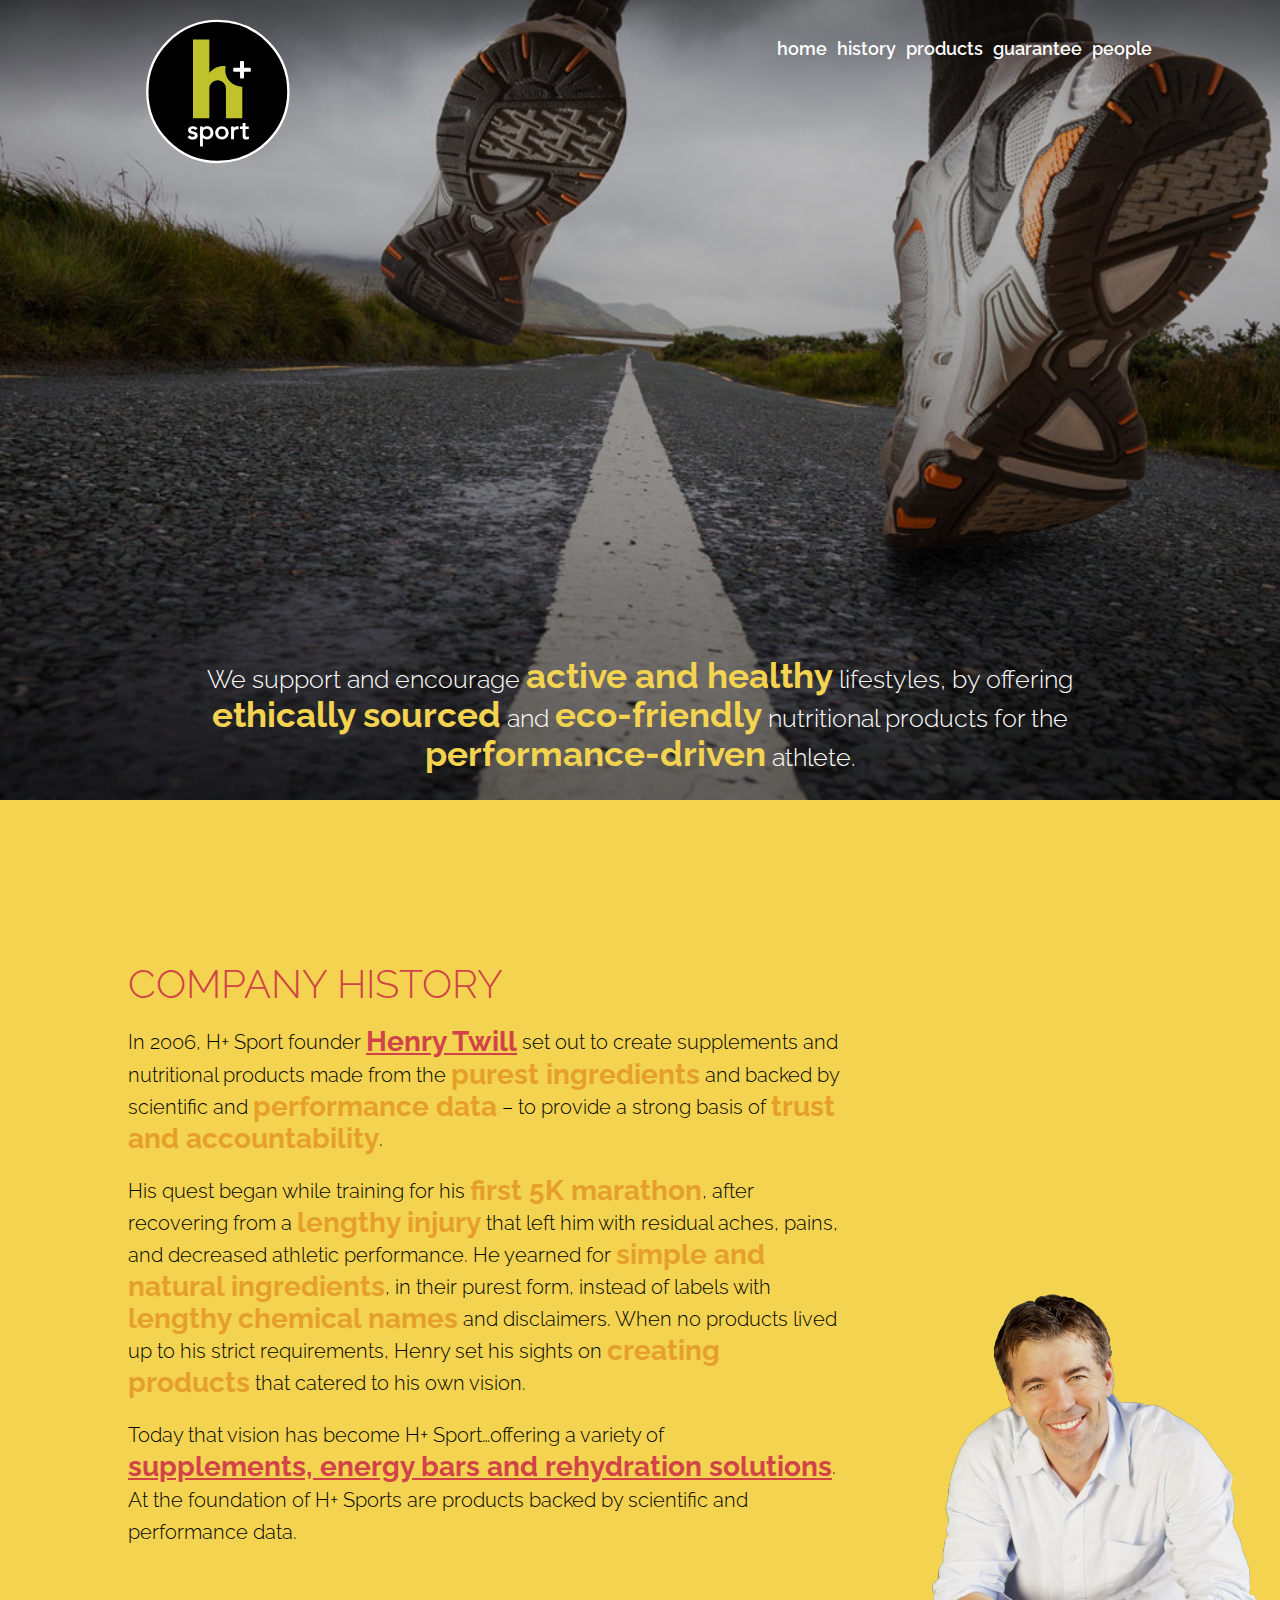
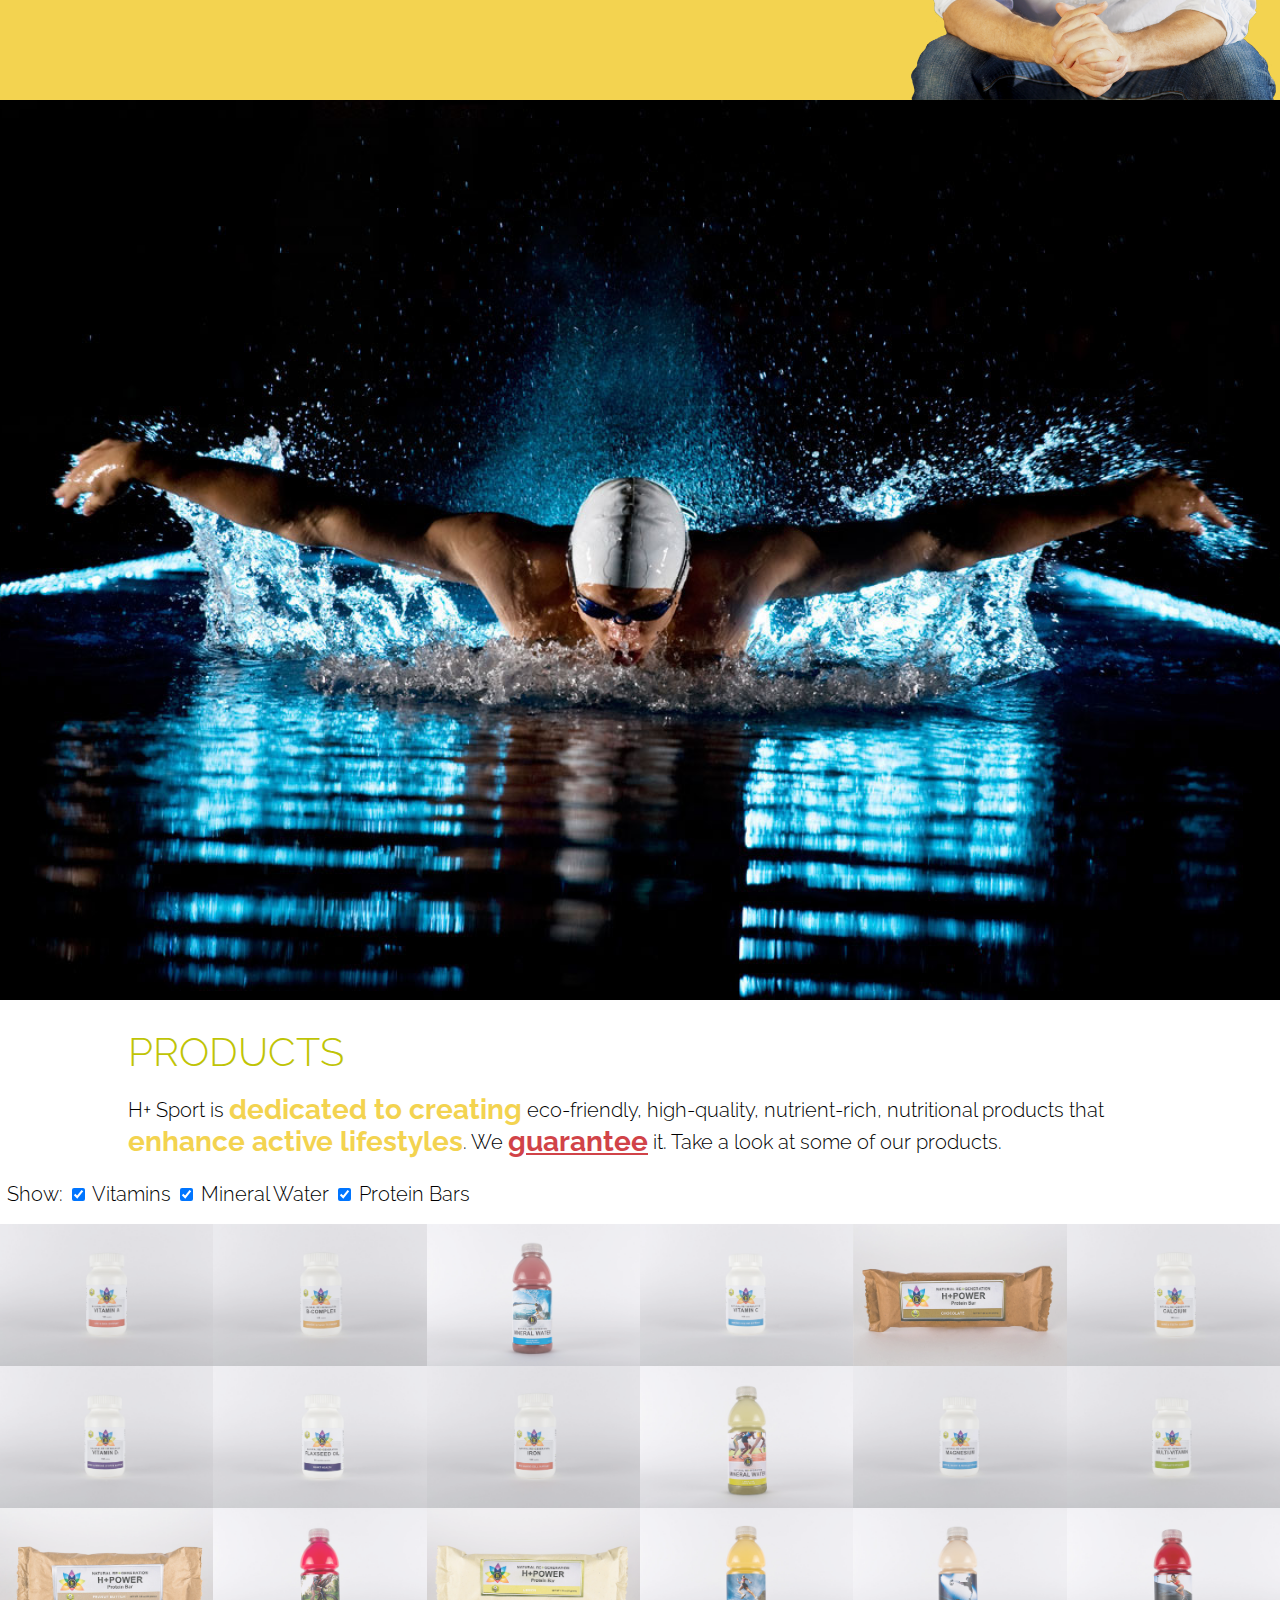
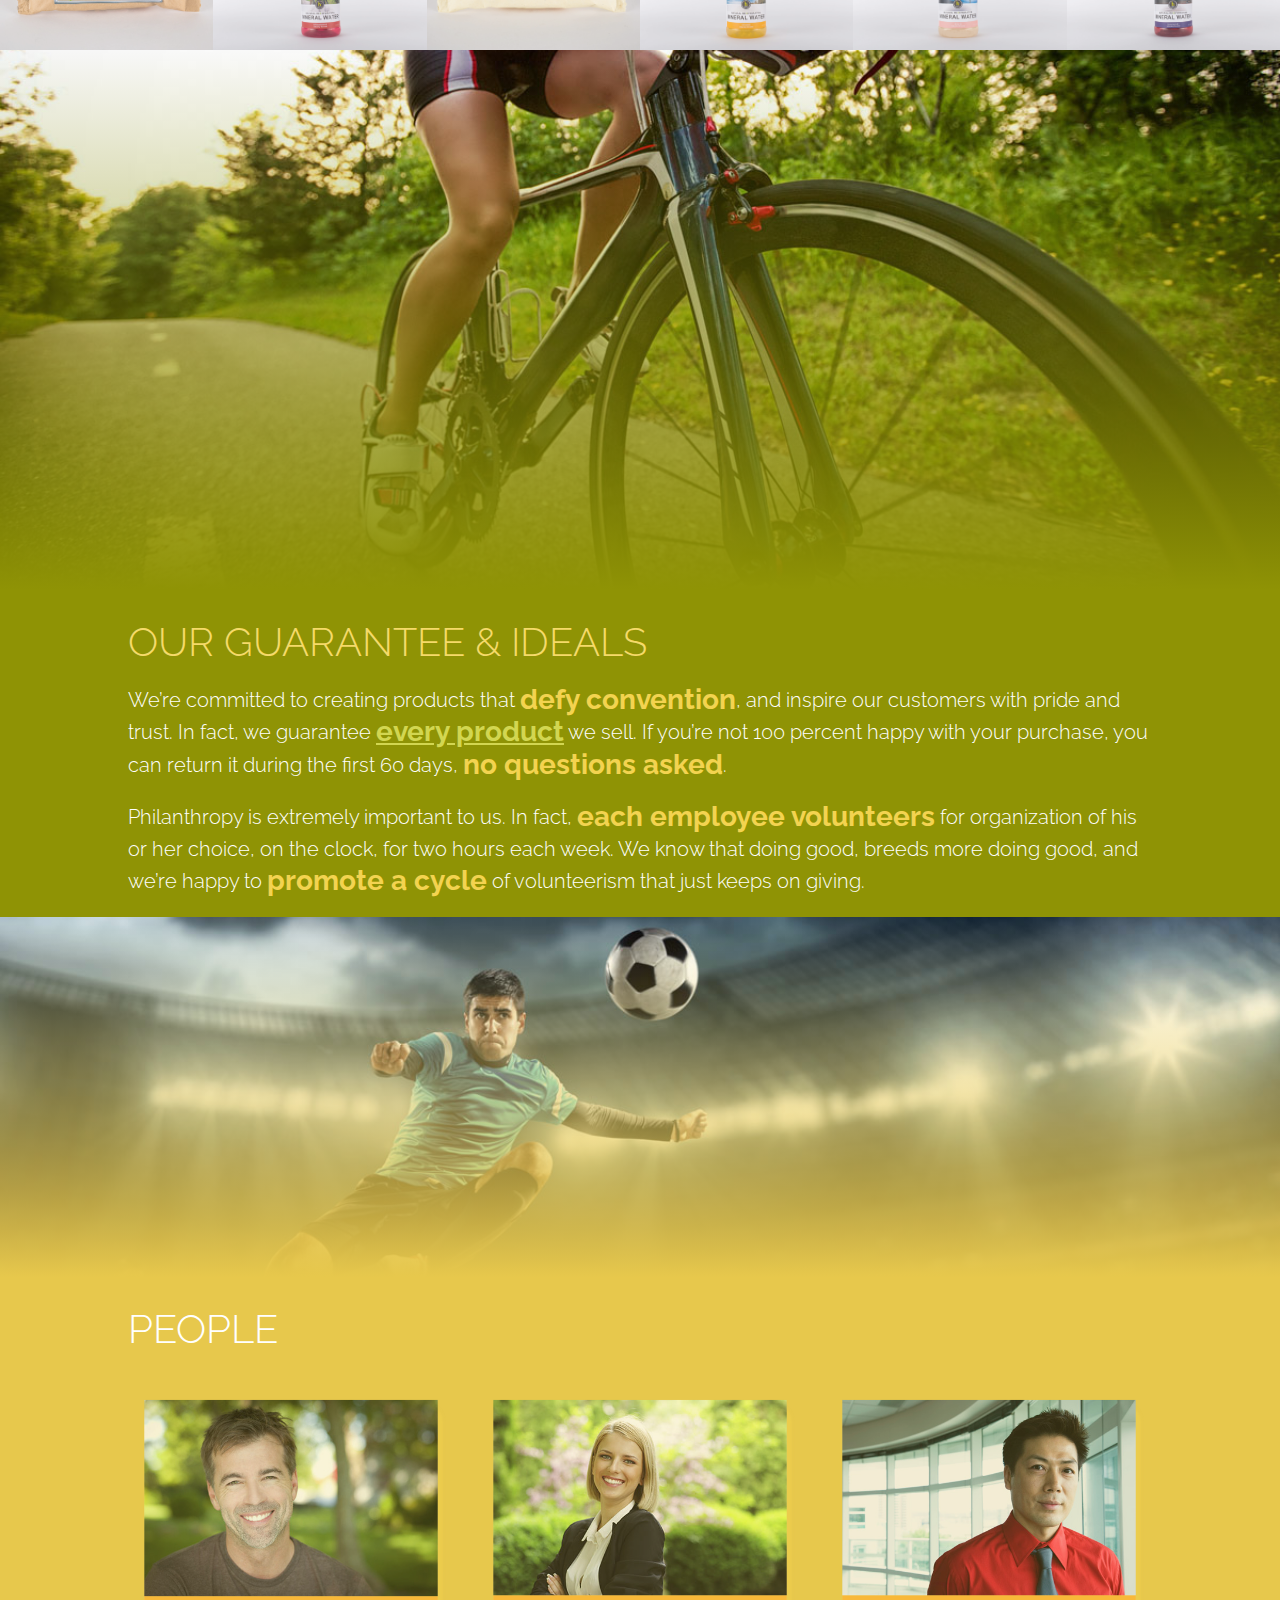
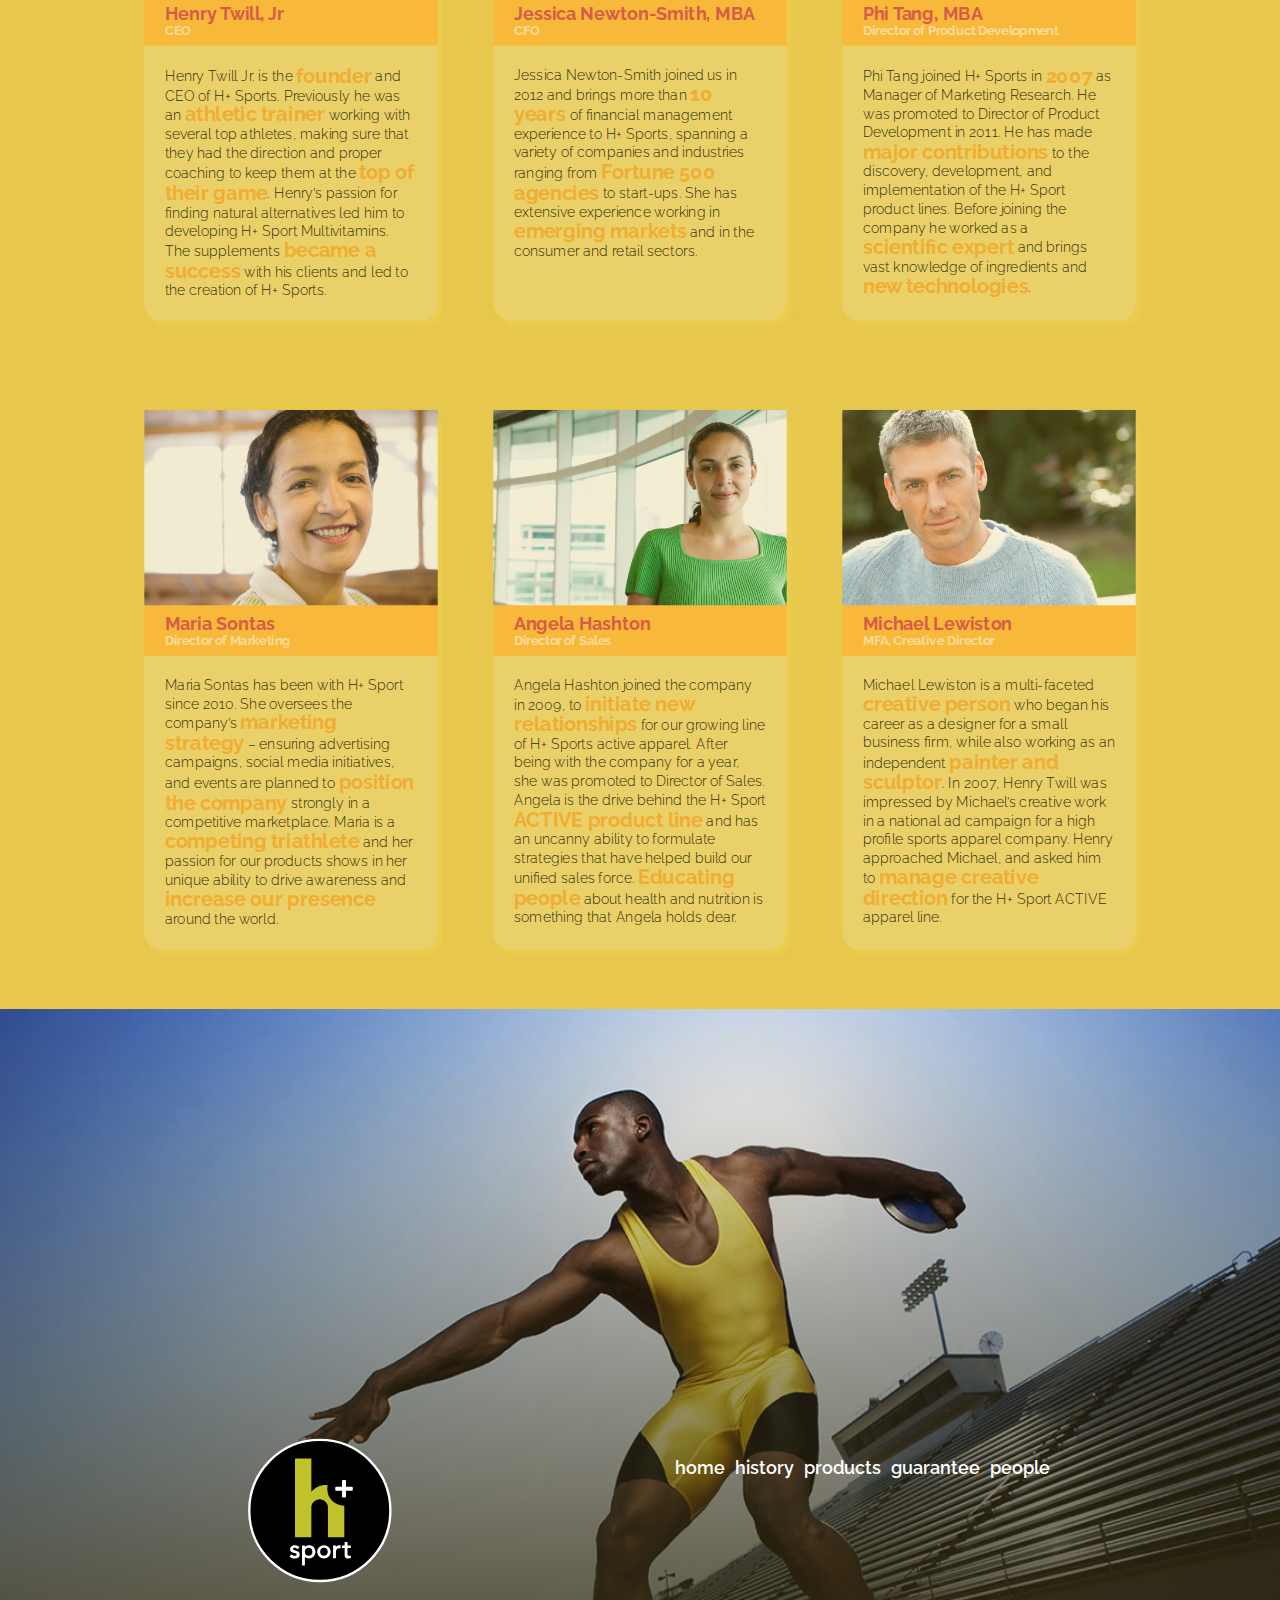
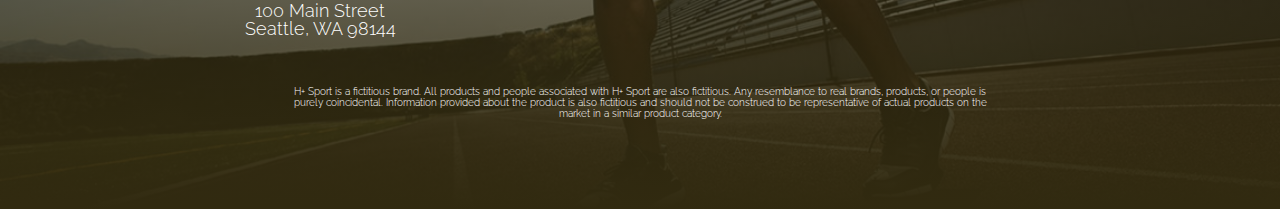
<file: index.html>
<!doctype html>
<html lang="en">

<head>
    <meta charset="UTF-8">
    <title>HPlus Sport</title>
    <link rel="stylesheet" href="css/style.css">
    <meta name="viewport" content="width=device-width, initial-scale=1.0">
    <script src="jquery-3.0.0.js"></script>
    <script>
        $(function () {
            $("#products h2.product-name[data-type='mineralwater']").css("background-color", "#2982D0");
            $("#products h2.product-name[data-type='vitamin']").css("background-color", "#12500F");
            $("#products h2.product-name[data-type='proteinbar']").css("background-color", "#4E0F50");

            document.querySelector('#cbVitamins').addEventListener('change',function (evt) {
                updateProductView("vitamins", evt.target.checked);
            });
            document.querySelector('#cbMineralWater').addEventListener('change',function (evt) {
                updateProductView("mineralwater", evt.target.checked);
            });
            document.querySelector('#cbProtein').addEventListener('change',function (evt) {
                updateProductView("proteinbar", evt.target.checked);
            });

            $(".product-item").each(function () {
                var prodName = encodeURIComponent($(this).children("h2").text());
                var prodID = encodeURIComponent($(this).data("prod_id"));

                var link = $("<a href='product.html?prodName=" + prodName + "&prodID=" + prodID + "'/>");
                $(this).children("img").wrap(link);
            })
            
        })

        function updateProductView(categoryName, bVisible) {
            // get a list of the product items for the given category.
            // Use the data attributes to narrow the list
            var dataSelectorVal = "";
            switch (categoryName) {
            case "vitamins":
                dataSelectorVal = "h2[data-type='vitamin']";
                break;
            case "mineralwater":
                dataSelectorVal = "h2[data-type='mineralwater']";
                break;
            case "proteinbar":
                dataSelectorVal = "h2[data-type='proteinbar']";
                break;
            }
            // use the has() function to select the li tags that are product items
            // that contain the h2 tag with the corresponding data attribute value
            $(".product-item").has(dataSelectorVal).css('display', bVisible ? "" : "none");
        }
    </script>
</head>

<body>

    <header id="home" class="header">
        <nav class="nav" role="navigation">
            <div class="container nav-elements">
                <div class="branding">
                    <a href="#home"><img src="images/hpluslogo.svg" alt="Logo - H Plus Sports"></a>
                </div>
                <!-- branding -->
                <ul class="navbar">
                    <li><a href="#home">home</a></li>
                    <li><a href="#history">history</a></li>
                    <li><a href="#products">products</a></li>
                    <li><a href="#guarantee">guarantee</a></li>
                    <li><a href="#people">people</a></li>
                </ul>
                <!-- navbar -->
            </div>
            <!-- container nav-elements -->
        </nav>
        <div class="container tagline">
            <h1 class="headline">Our Mission</h1>
            <p>We support and encourage <em>active and healthy</em> lifestyles, by offering <em>ethically sourced</em> and <em>eco-friendly</em> nutritional products for the <em>performance-driven</em> athlete.</p>
        </div>
        <!-- container tagline -->
    </header>
    <!-- #home -->

    <section id="history" class="section">
        <div class="container">
            <div class="text-content">
                <h2 class="headline">Company History</h2>
                <p>In 2006, H+ Sport founder <a href="#employees-henrytwill">Henry Twill</a> set out to create supplements and nutritional products made from the <em>purest ingredients</em> and backed by scientific and <em>performance data</em> – to provide a strong basis of <em>trust and accountability</em>.</p>
                <p>His quest began while training for his <em>first 5K marathon</em>, after recovering from a <em>lengthy injury</em> that left him with residual aches, pains, and decreased athletic performance. He yearned for <em>simple and natural ingredients</em>, in their purest form, instead of labels with <em>lengthy chemical names</em> and disclaimers. When no products lived up to his strict requirements, Henry set his sights on <em>creating products</em> that catered to his own vision.</p>
                <p>Today that vision has become H+ Sport…offering a variety of <a href="#products">supplements, energy bars and rehydration solutions</a>. At the foundation of H+ Sports are products backed by scientific and performance data.</p>
            </div>
        </div>
        <!-- container text -->
    </section>
    <!-- #history -->

    <section id="products" class="section">
        <header class="imageheader"></header>
        <div class="container">
            <h2 class="headline">Products</h2>
            <p>H+ Sport is <em>dedicated to creating</em> eco-friendly, high-quality, nutrient-rich, nutritional products that <em>enhance active lifestyles</em>. We <a href="#guarantee">guarantee</a> it. Take a look at some of our products.</p>
        </div>
        <!-- container -->
        <div id="productControls">
            <form>
                <div>
                    <span>Show: </span>
                    <input id="cbVitamins" type="checkbox" checked="checked" />
                    <label for="cbVitamins">Vitamins </label>
                    <input id="cbMineralWater" type="checkbox" checked="checked" />
                    <label for="cbMineralWater">Mineral Water </label>
                    <input id="cbProtein" type="checkbox" checked="checked" />
                    <label for="cbProtein">Protein Bars </label>
                </div>
            </form>
        </div>
        <ul class="product-list">
            <li class="product-item" data-prod_id="V-A1037">
                <img class="product-image" src="images/products/vitamin-a.jpg" alt="Vitamin A - Product Photo">
                <h2 class="product-name" data-type="vitamin">Vitamin A</h2>
            </li>
            <li class="product-item" data-prod_id="V-BC2178">
                <img class="product-image" src="images/products/vitamin-bcomplex.jpg" alt="B Complex - Product Photo">
                <h2 class="product-name" data-type="vitamin">Vitamin-B Complex</h2>
            </li>
            <li class="product-item" data-prod_id="MW-8812">
                <img class="product-image" src="images/products/mineralwater-blueberry.jpg" alt="Blueberry Mineral Water - Product Photo">
                <h2 class="product-name" data-type="mineralwater">Blueberry Mineral Water</h2>
            </li>
            <li class="product-item" data-prod_id="V-C6614">
                <img class="product-image" src="images/products/vitamin-c.jpg" alt="Vitamin C - Product Photo">
                <h2 class="product-name" data-type="vitamin">Vitamin C</h2>
            </li>
            <li class="product-item" data-prod_id="PB-8154">
                <img class="product-image" src="images/products/proteinbar-chocolate.jpg" alt="Protein Bar Chocolate - Product Photo">
                <h2 class="product-name" data-type="proteinbar">Chocolate Protein Bar</h2>
            </li>
            <li class="product-item" data-prod_id="V-CA4543">
                <img class="product-image" src="images/products/vitamin-calcium.jpg" alt="Vitamin Calcium - Product Photo">
                <h2 class="product-name" data-type="vitamin">Calcium Vitamin</h2>
            </li>
            <li class="product-item" data-prod_id="V-D1825">
                <img class="product-image" src="images/products/vitamin-d.jpg" alt="Vitamin D - Product Photo">
                <h2 class="product-name" data-type="vitamin">Vitamin D</h2>
            </li>
            <li class="product-item" data-prod_id="V-F2225">
                <img class="product-image" src="images/products/vitamin-flaxseed-oil.jpg" alt="Flaxseed Oil - Product Photo">
                <h2 class="product-name" data-type="vitamin">Flaxseed Oil Vitamin</h2>
            </li>
            <li class="product-item" data-prod_id="V-I7456">
                <img class="product-image" src="images/products/vitamin-iron.jpg" alt="Vitamin Iron - Product Photo">
                <h2 class="product-name" data-type="vitamin">Iron Vitamin</h2>
            </li>
            <li class="product-item" data-prod_id="MW-9143">
                <img class="product-image" src="images/products/mineralwater-lemonlime.jpg" alt="Mineral Water Lemon Lime - Product Photo">
                <h2 class="product-name" data-type="mineralwater">Lemon Lime Mineral Water</h2>
            </li>
            <li class="product-item" data-prod_id="V-M0019">
                <img class="product-image" src="images/products/vitamin-magnesium.jpg" alt="Vitamin Magnesium - Product Photo">
                <h2 class="product-name" data-type="vitamin">Magnesium Vitamin</h2>
            </li>
            <li class="product-item" data-prod_id="V-MV7763">
                <img class="product-image" src="images/products/vitamin-multi.jpg" alt="Vitamin Multivitamin - Product Photo">
                <h2 class="product-name" data-type="vitamin">Multi-vitamin</h2>
            </li>
            <li class="product-item" data-prod_id="PB-1234">
                <img class="product-image" src="images/products/proteinbar-peanutbutter.jpg" alt="Vitamin Protein Bar Peanut Butter - Product Photo">
                <h2 class="product-name" data-type="proteinbar">Peanut Butter Protein Bar</h2>
            </li>
            <li class="product-item" data-prod_id="MW-S0987">
                <img class="product-image" src="images/products/mineralwater-strawberry.jpg" alt="Mineral Water Strawberry - Product Photo">
                <h2 class="product-name" data-type="mineralwater">Strawberry Mineral Water</h2>
            </li>
            <li class="product-item" data-prod_id="PB-1919">
                <img class="product-image" src="images/products/proteinbar-lemon.jpg" alt="Protein Bar Lemon - Product Photo">
                <h2 class="product-name" data-type="proteinbar">Lemon Protein Bar</h2>
            </li>
            <li class="product-item" data-prod_id="MW-O1980">
                <img class="product-image" src="images/products/mineralwater-orange.jpg" alt="Mineral Water Orange - Product Photo">
                <h2 class="product-name" data-type="mineralwater">Orange Mineral Water</h2>
            </li>
            <li class="product-item" data-prod_id="MW-P1968">
                <img class="product-image" src="images/products/mineralwater-peach.jpg" alt="Mineral Water Peach - Product Photo">
                <h2 class="product-name" data-type="mineralwater">Peach Mineral Water</h2>
            </li>
            <li class="product-item" data-prod_id="MW-R2003">
                <img class="product-image" src="images/products/mineralwater-raspberry.jpg" alt="Mineral Water Raspberry - Product Photo">
                <h2 class="product-name" data-type="mineralwater">Raspberry Mineral Water</h2>
            </li>
        </ul>
        <!-- product-list -->
    </section>
    <!-- #products -->

    <section id="guarantee" class="section">
        <header class="imageheader"></header>
        <div class="container">
            <h2 class="headline">Our Guarantee &amp; Ideals</h2>
            <p>We’re committed to creating products that <em>defy convention</em>, and inspire our customers with pride and trust. In fact, we guarantee <a href="#products">every product</a> we sell. If you’re not 100 percent happy with your purchase, you can return it during the first 60 days, <em>no questions asked</em>.</p>
            <p>Philanthropy is extremely important to us. In fact, <em>each employee volunteers</em> for organization of his or her choice, on the clock, for two hours each week. We know that doing good, breeds more doing good, and we’re happy to <em>promote a cycle</em> of volunteerism that just keeps on giving.</p>
        </div>
    </section>
    <!-- guarantee -->

    <section id="people" class="section">
        <header class="imageheader"></header>
        <div class="container">
            <h2 class="headline">People</h2>
            <div class="people-cards">
                <div class="person-card">
                    <img src="images/employees/HenryTwill.jpg" alt="HenryTwill Photo">
                    <div class="card-info">
                        <h3 class="card-name">Henry Twill, Jr</h3>
                        <h4 class="card-title">CEO</h4>
                    </div>
                    <p class="card-text">Henry Twill Jr. is the <em>founder</em> and CEO of H+ Sports. Previously he was an <em>athletic trainer</em> working with several top athletes, making sure that they had the direction and proper coaching to keep them at the <em>top of their game</em>. Henry’s passion for finding natural alternatives led him to developing H+ Sport Multivitamins. The supplements <em>became a success</em> with his clients and led to the creation of H+ Sports.</p>
                </div>
                <!-- person-card -->

                <div class="person-card">
                    <img src="images/employees/JessicaNewton.jpg" alt="JessicaNewton Photo">
                    <div class="card-info">
                        <h3 class="card-name">Jessica Newton-Smith, MBA</h3>
                        <h4 class="card-title">CFO</h4>
                    </div>
                    <p class="card-text">Jessica Newton-Smith joined us in 2012 and brings more than <em>10 years</em> of financial management experience to H+ Sports, spanning a variety of companies and industries ranging from <em> Fortune 500 agencies</em> to start-ups. She has extensive experience working in <em>emerging markets</em> and in the consumer and retail sectors.</p>
                </div>
                <!-- person-card -->

                <div class="person-card">
                    <img src="images/employees/PhiTang.jpg" alt="PhiTang Photo">
                    <div class="card-info">
                        <h3 class="card-name">Phi Tang, MBA</h3>
                        <h4 class="card-title">Director of Product Development</h4>
                    </div>
                    <p class="card-text">Phi Tang joined H+ Sports in <em>2007</em> as Manager of Marketing Research. He was promoted to Director of Product Development in 2011. He has made <em>major contributions</em> to the discovery, development, and implementation of the H+ Sport product lines. Before joining the company he worked as a <em>scientific expert</em> and brings vast knowledge of ingredients and <em>new technologies</em>.</p>
                </div>
                <!-- person-card -->

                <div class="person-card">
                    <img src="images/employees/MariaSontas.jpg" alt="MariaSontas Photo">
                    <div class="card-info">
                        <h3 class="card-name">Maria Sontas</h3>
                        <h4 class="card-title">Director of Marketing</h4>
                    </div>
                    <p class="card-text">Maria Sontas has been with H+ Sport since 2010. She oversees the company’s <em>marketing strategy</em> – ensuring advertising campaigns, social media initiatives, and events are planned to <em>position the company</em> strongly in a competitive marketplace. Maria is a <em>competing triathlete</em> and her passion for our products shows in her unique ability to drive awareness and <em>increase our presence</em> around the world.</p>
                </div>
                <!-- person-card -->

                <div class="person-card">
                    <img src="images/employees/AngelaHaston.jpg" alt="AngelaHaston Photo">
                    <div class="card-info">
                        <h3 class="card-name">Angela Hashton</h3>
                        <h4 class="card-title">Director of Sales</h4>
                    </div>
                    <p class="card-text">Angela Hashton joined the company in 2009, to <em>initiate new relationships</em> for our growing line of H+ Sports active apparel. After being with the company for a year, she was promoted to Director of Sales. Angela is the drive behind the H+ Sport <em>ACTIVE product line</em> and has an uncanny ability to formulate strategies that have helped build our unified sales force. <em>Educating people</em> about health and nutrition is something that Angela holds dear.</p>
                </div>
                <!-- person-card -->

                <div class="person-card">
                    <img src="images/employees/MichaelLewiston.jpg" alt="MichaelLewiston Photo">
                    <div class="card-info">
                        <h3 class="card-name">Michael Lewiston</h3>
                        <h4 class="card-title">MFA, Creative Director</h4>
                    </div>
                    <p class="card-text">Michael Lewiston is a multi-faceted <em>creative person</em> who began his career as a designer for a small business firm, while also working as an independent <em>painter and sculptor</em>. In 2007, Henry Twill was impressed by Michael’s creative work in a national ad campaign for a high profile sports apparel company. Henry approached Michael, and asked him to <em>manage creative direction</em> for the H+ Sport ACTIVE apparel line.</p>
                </div>
                <!-- person-card -->
            </div>
            <!-- container -->
    </section>
    <!-- people -->

    <footer class="footer">
        <header class="imageheader"></header>
        <div class="container">
            <nav class="nav" role="navigation">
                <div class="container nav-elements">
                    <div class="branding">
                        <a href="#home"><img src="images/hpluslogo.svg" alt="Logo - H Plus Sports"></a>
                        <p class="address">100 Main Street
                            <br> Seattle, WA 98144
                        </p>
                    </div>
                    <ul class="navbar">
                        <li><a href="#home">home</a></li>
                        <li><a href="#history">history</a></li>
                        <li><a href="#products">products</a></li>
                        <li><a href="#guarantee">guarantee</a></li>
                        <li><a href="#people">people</a></li>
                    </ul>
                </div>
            </nav>
            <p class="legal">H+ Sport is a fictitious brand. All products and people associated with H+ Sport are also fictitious. Any resemblance to real brands, products, or people is purely coincidental. Information provided about the product is also fictitious and should not be construed to be representative of actual products on the market in a similar product category.</p>
        </div>
        <!-- container -->
    </footer>
    <!-- footer -->

</body>

</html>
</file>
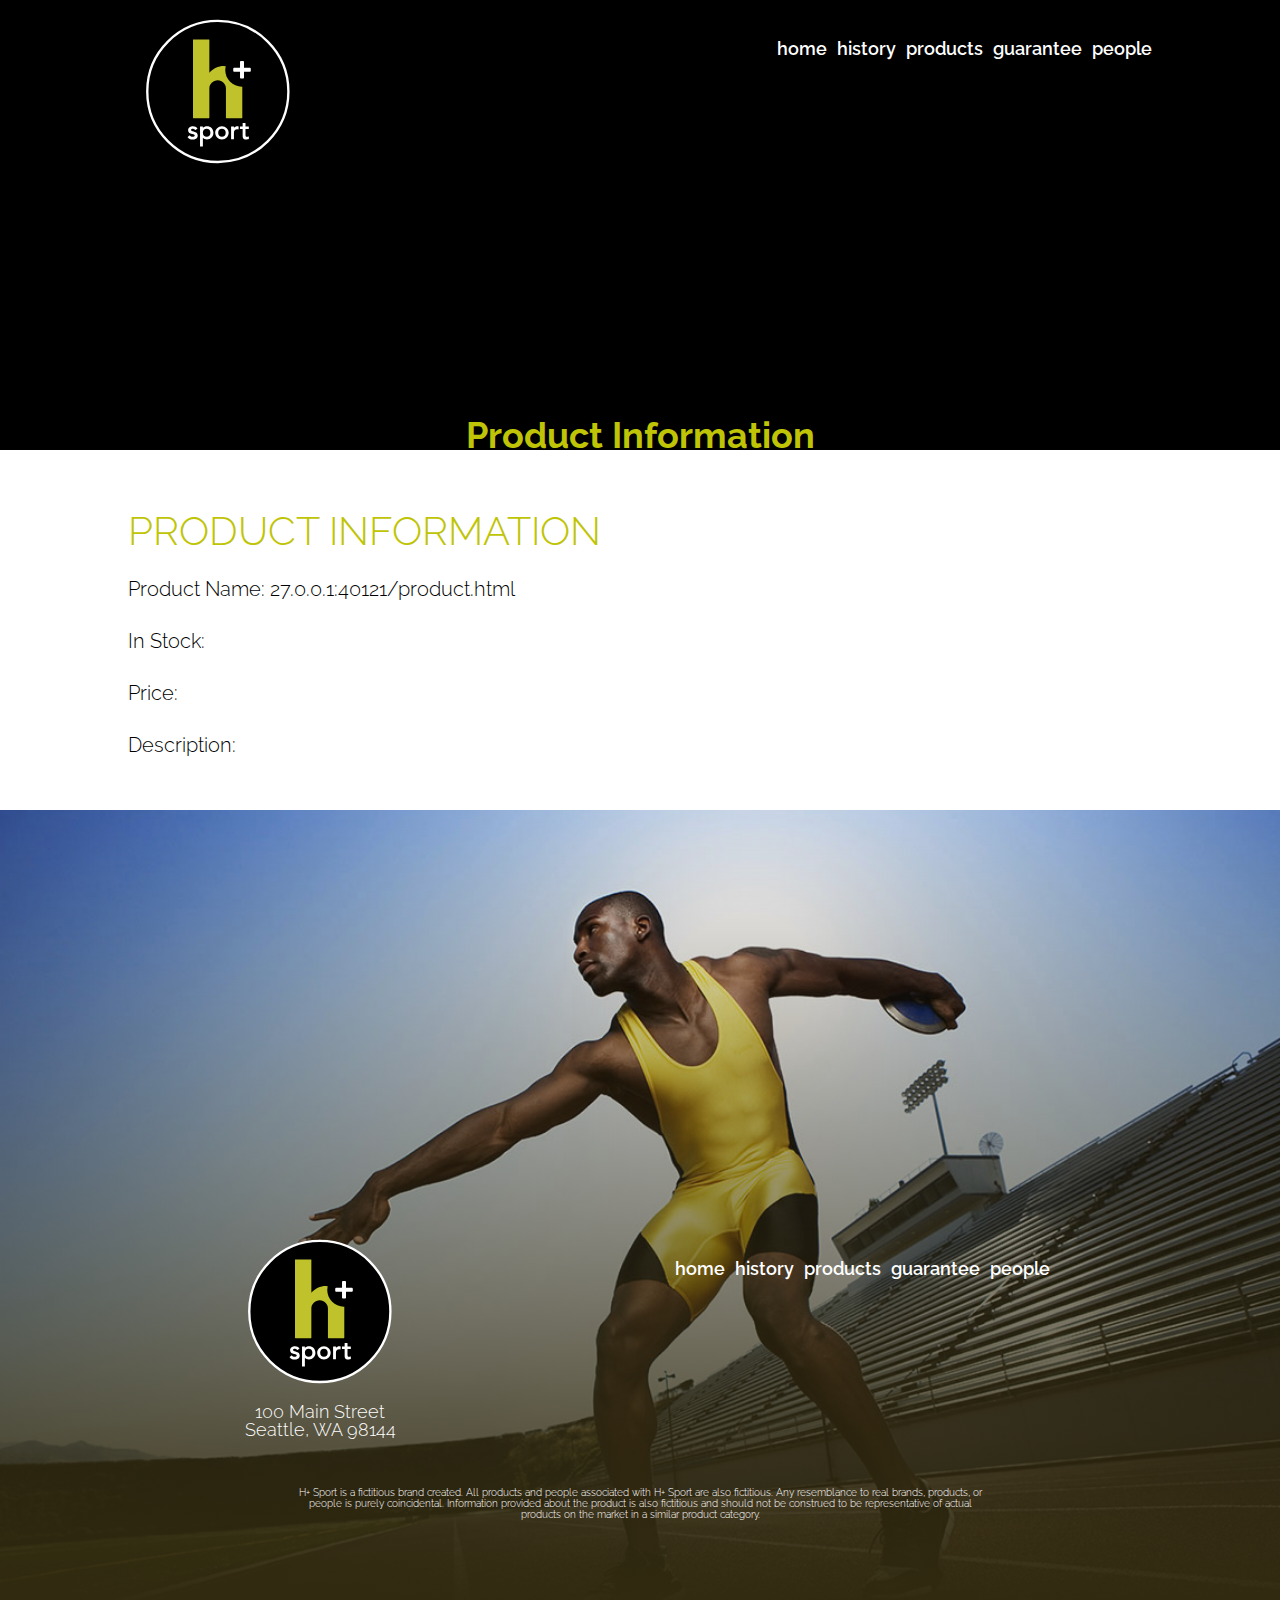
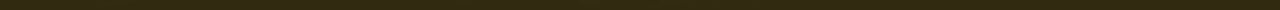
<file: product.html>
<!doctype html>
<html lang="en">
<head>
    <meta charset="UTF-8">
    <title>HPlus Sport</title>
    <link rel="stylesheet" href="css/style.css">
    <meta name="viewport" content="width=device-width, initial-scale=1.0">
    <script src="jquery-3.0.0.js"></script>
    <script>
        $(function() {
            // extract the query string parameters
            var paramLoc = window.location.href.indexOf("?");
            var paramStr = window.location.href.slice(paramLoc+1);
            var prodName = "";
            var prodID = "";
            var i = paramStr.indexOf("prodName=")+9;
            for (var j = i; j < paramStr.length; j++) {
                if (paramStr.charAt(j) == "&")
                    break;
                prodName += paramStr.charAt(j);
            }
            var i = paramStr.indexOf("prodID=")+7;
            for (var j = i; j < paramStr.length; j++) {
                if (paramStr.charAt(j) == "&")
                    break;
                prodID += paramStr.charAt(j);
            }
            prodName = decodeURIComponent(prodName);
            prodID = decodeURIComponent(prodID);
            
            // set the product name in the proper placeholder
            $("#productName").text(prodName);
            
            // retrieve the product information via AJAX
            $.getJSON("product-data.json")
                .done(function(prodData) {
                    // use the prodID to get this product information
                    prodData.products.forEach(function(elem) {
                        if (elem.prod_id == prodID) {
                            $("#productStock").text(elem.in_stock);
                            $("#productPrice").text(elem.retail_price);
                            $("#productDesc").text(elem.description);
                        }
                    });
                });
        })
    </script>
</head>
<body>
    <header id="home" class="prod_header">
        <nav class="nav" role="navigation">
            <div class="container nav-elements">
                <div class="branding">
                    <a href="#home"><img src="images/hpluslogo.svg" alt="Logo - H Plus Sports"></a>
                </div>
                <!-- branding -->
                <ul class="navbar">
                    <li><a href="#home">home</a></li>
                    <li><a href="#history">history</a></li>
                    <li><a href="#products">products</a></li>
                    <li><a href="#guarantee">guarantee</a></li>
                    <li><a href="#people">people</a></li>
                </ul>
                <!-- navbar -->
            </div>
            <!-- container nav-elements -->
        </nav>
        <div class="container tagline">
            <h1 class="headline">Product Information</h1>
        </div>
        <!-- container tagline -->
    </header>
    <!-- #home -->

    <section class="section">
        <div class="container">
            <div class="text-content">
                <h2 class="headline">Product Information</h2>
                <div>
                    <p>Product Name: <span id="productName"></span></p>
                    <p>In Stock: <span id="productStock"></span></p>
                    <p>Price: <span id="productPrice"></span></p>
                    <p>Description: <span id="productDesc"></span></p>
                </div>
            </div>
        </div>
        <!-- container text -->
    </section>
    <!-- #productData -->

    <footer class="footer">
        <header class="imageheader"></header>
        <div class="container">
            <nav class="nav" role="navigation">
                <div class="container nav-elements">
                    <div class="branding">
                        <a href="#home"><img src="images/hpluslogo.svg" alt="Logo - H Plus Sports"></a>
                        <p class="address">100 Main Street
                            <br> Seattle, WA 98144
                        </p>
                    </div>
                    <ul class="navbar">
                        <li><a href="#home">home</a></li>
                        <li><a href="#history">history</a></li>
                        <li><a href="#products">products</a></li>
                        <li><a href="#guarantee">guarantee</a></li>
                        <li><a href="#people">people</a></li>
                    </ul>
                </div>
            </nav>
            <p class="legal">H+ Sport is a fictitious brand created. All products and people associated with H+ Sport are also fictitious. Any resemblance to real brands, products, or people is purely coincidental. Information provided about the product is also fictitious and should not be construed to be representative of actual products on the market in a similar product category.</p>
        </div>
        <!-- container -->
    </footer>
    <!-- footer -->
</body>
</html>
</file>
<file: css/style.css>
@import url(https://fonts.googleapis.com/css?family=Raleway:300,600,700);
html {
    font-size: 62.5%;
    box-sizing: border-box
}

*, :after, :before {
    box-sizing: inherit
}

body {
    margin: 0;
    padding: 0;
    color: #000;
    background-color: #fff;
    font-family: Raleway, Helvetica, Arial, sans-serif;
    font-size: 1.8rem;
    line-height: 160%;
    font-weight: 300
}

.container {
    width: 80%;
    max-width: 1200px;
    margin: 0 auto
}

h1,h2,h3,h4,h5,h6 {
    margin: 0;
    padding: 0;
    font-family: Raleway, Helvetica, Arial, sans-serif;
    color: #bfc406
}

img {
    display: block;
    max-width: 100%
}

a {
    font-weight: 700;
    color: #d14348
}

a:focus, a:hover {
    text-decoration: none
}

em {
    font-weight: 700;
    font-size: 140%;
    color: #f3d350;
    font-style: normal
}

.header {
    background: -webkit-linear-gradient(top, rgba(0, 0, 0, .2), rgba(0, 0, 0, .5)), url(../images/backgrounds/running.jpg);
    background: linear-gradient(180deg, rgba(0, 0, 0, .2), rgba(0, 0, 0, .5)), url(../images/backgrounds/running.jpg);
    background-repeat: no-repeat;
    background-position: center center;
    background-size: cover;
    height: 100vh;
    max-height: 500px;
    display: -webkit-box;
    display: -webkit-flex;
    display: -ms-flexbox;
    display: flex;
    -webkit-box-orient: vertical;
    -webkit-box-direction: normal;
    -webkit-flex-direction: column;
    -ms-flex-direction: column;
    flex-direction: column;
    -webkit-box-pack: justify;
    -webkit-justify-content: space-between;
    -ms-flex-pack: justify;
    justify-content: space-between;
    text-align: center
}

.prod_header {
	background-color: black;
    height: 50vh;
    max-height: 500px;
    display: -webkit-box;
    display: -webkit-flex;
    display: -ms-flexbox;
    display: flex;
    -webkit-box-orient: vertical;
    -webkit-box-direction: normal;
    -webkit-flex-direction: column;
    -ms-flex-direction: column;
    flex-direction: column;
    -webkit-box-pack: justify;
    -webkit-justify-content: space-between;
    -ms-flex-pack: justify;
    justify-content: space-between;
    text-align: center
}

.header .tagline {
    display: none
}

@media screen and (min-width:600px) {
    .header {
        background: -webkit-linear-gradient(top, rgba(0, 0, 0, .2), rgba(0, 0, 0, .5)), url(../images/backgrounds/running.jpg);
        background: linear-gradient(180deg, rgba(0, 0, 0, .2), rgba(0, 0, 0, .5)), url(../images/backgrounds/running.jpg);
        background-repeat: no-repeat;
        background-position: center center;
        background-size: cover;
        height: 100vh;
        max-height: 800px
    }
}

@media screen and (min-width:600px) {
    .header .tagline {
        display: block;
        color: #fff;
        max-width: 40em;
        line-height: 140%;
        font-size: 2.5rem
    }
    .header .tagline h1 {
        display: none
    }
    .header .tagline em {
        font-size: 140%;
        color: #f3d350;
        font-style: normal
    }
}

.nav {
    margin-top: 1.75rem/* navelements */
}

.nav .nav-elements {
    /* navbar */
}

.nav .nav-elements .branding {
    max-width: 180px;
    margin: 0 auto
}

.nav .nav-elements .navbar {
    margin: 0;
    padding: 0;
    line-height: 120%;
    list-style-type: none;
    margin-top: 2rem;
    width: 100%
}

.nav .nav-elements .navbar a {
    font-weight: 600;
    color: #fff;
    text-decoration: none;
    padding: 0 1rem;
    -webkit-transition: 1s ease-out;
    transition: 1s ease-out
}

.nav .nav-elements .navbar a:after {
    content: '';
    display: block;
    height: 5px;
    width: 0;
    margin: 0 .5rem;
    -webkit-transition: width .3s ease-out, background-color .3s ease-out;
    transition: width .3s ease-out, background-color .3s ease-out
}

.nav .nav-elements .navbar a:hover {
    color: #f3d350
}

.nav .nav-elements .navbar a:hover:after {
    width: 100%;
    background: #f3d350
}

@media screen and (min-width:600px) {
    .nav .nav-elements {
        display: -webkit-box;
        display: -webkit-flex;
        display: -ms-flexbox;
        display: flex
    }
}

@media screen and (min-width:600px) {
    .nav .nav-elements .branding {
        width: 30%;
        margin: 0
    }
}

@media screen and (min-width:600px) {
    .nav .nav-elements .navbar {
        display: -webkit-box;
        display: -webkit-flex;
        display: -ms-flexbox;
        display: flex;
        -webkit-box-pack: end;
        -webkit-justify-content: flex-end;
        -ms-flex-pack: end;
        justify-content: flex-end;
        -webkit-align-content: flex-start;
        -ms-flex-line-pack: start;
        align-content: flex-start;
        -webkit-flex-wrap: wrap;
        -ms-flex-wrap: wrap;
        flex-wrap: wrap
    }
}


/* nav */

.footer {
    background-color: #312a10;
    color: #fff;
    padding: 0 0 5em;
    line-height: 100%;
    text-align: center;
    display: -webkit-box;
    display: -webkit-flex;
    display: -ms-flexbox;
    display: flex;
    -webkit-box-align: end;
    -webkit-align-items: flex-end;
    -ms-flex-align: end;
    align-items: flex-end;
    background: -webkit-linear-gradient(top, transparent, #312a10), url(../images/backgrounds/discthrower.jpg);
    background: linear-gradient(180deg, transparent, #312a10), url(../images/backgrounds/discthrower.jpg);
    background-repeat: no-repeat;
    background-position: center center;
    background-size: cover;
    height: 100vh;
    max-height: 800px
}

.footer .nav {
    margin-top: 0
}

.footer .legal {
    max-width: 700px;
    margin: 0 auto;
    font-size: 1rem;
    line-height: 110%;
    margin-top: 3rem
}

.section {
    min-height: 40vh;
    display: -webkit-box;
    display: -webkit-flex;
    display: -ms-flexbox;
    display: flex;
    -webkit-box-orient: vertical;
    -webkit-box-direction: normal;
    -webkit-flex-direction: column;
    -ms-flex-direction: column;
    flex-direction: column;
    -webkit-box-pack: center;
    -webkit-justify-content: center;
    -ms-flex-pack: center;
    justify-content: center;
    line-height: 160%
}

.section .headline {
    text-transform: uppercase;
    font-weight: 300;
    font-size: 4rem;
    margin-top: 3rem;
    line-height: 110%
}

.section a,
.section em {
    font-size: 140%;
    vertical-align: -6%
}

@media screen and (min-width:600px) {
    .section {
        font-size: 2rem
    }
}

#history {
    background-color: #f3d350
}

#history .headline {
    color: #d14348
}

#history em {
    color: #e69f2a
}

@media screen and (min-width:1200px) {
    #history {
        background-image: url(../images/employees/HenryTwill_outline.png);
        background-repeat: no-repeat;
        background-position: bottom right;
        background-size: 30% auto;
        min-height: 100vh
    }
    #history .text-content {
        width: 70%
    }
}

#products {
    /*.product-list*/
}

#productControls {
    margin-left: 5pt;
    margin-bottom: 10pt;
}

#products .imageheader {
    background: -webkit-linear-gradient(top, transparent, transparent), url(../images/backgrounds/swimming.jpg);
    background: linear-gradient(180deg, transparent, transparent), url(../images/backgrounds/swimming.jpg);
    background-repeat: no-repeat;
    background-position: center center;
    background-size: cover;
    height: 100vh;
    max-height: auto
}

#products .product-list {
    padding: 0;
    margin: 0;
    list-style: none;
    display: -webkit-box;
    display: -webkit-flex;
    display: -ms-flexbox;
    display: flex;
    -webkit-flex-flow: row wrap;
    -ms-flex-flow: row wrap;
    flex-flow: row wrap/*.product-item*/
}

#products .product-list .product-item {
    position: relative;
    color: #fff;
    overflow: hidden;
    width: 50%;
    -webkit-transition: all .4s ease-in-out;
    transition: all .4s ease-in-out;
    opacity: .8/*.product-name*/
}

#products .product-list .product-item .product-name {
    background: #d14348;
    color: #f3d350;
    font-weight: 700;
    font-size: 80%;
    text-align: center;
    position: absolute;
    bottom: 0;
    width: 100%;
    display: none
}

#products .product-list .product-item:focus .product-name,
#products .product-list .product-item:hover .product-name {
    display: block
}

#products .product-list .product-item:focus,
#products .product-list .product-item:hover {
    opacity: 1;
    -webkit-transform: scale(1.3);
    transform: scale(1.3);
    z-index: 1
}

#products .product-list .product-item:focus .product-name,
#products .product-list .product-item:hover .product-name {
    display: block;
    -webkit-animation: a 1s;
    animation: a 1s
}


@-webkit-keyframes a {
    0% {
        -webkit-transform: translate3d(0, 100%, 0);
        transform: translate3d(0, 100%, 0);
        visibility: visible
    }
    to {
        -webkit-transform: translateZ(0);
        transform: translateZ(0)
    }
}

@keyframes a {
    0% {
        -webkit-transform: translate3d(0, 100%, 0);
        transform: translate3d(0, 100%, 0);
        visibility: visible
    }
    to {
        -webkit-transform: translateZ(0);
        transform: translateZ(0)
    }
}

@media screen and (min-width:600px) {
    #products .product-list .product-item {
        width: 33.33333%
    }
}

@media screen and (min-width:900px) {
    #products .product-list .product-item {
        width: 25%
    }
}

@media screen and (min-width:1200px) {
    #products .product-list .product-item {
        width: 16.66667%
    }
}


/* products*/

#guarantee {
    color: #fff;
    font-size: 2rem;
    background-color: #8f9305
}

#guarantee .imageheader {
    background: -webkit-linear-gradient(top, transparent, #8f9305), url(../images/backgrounds/cycling.jpg);
    background: linear-gradient(180deg, transparent, #8f9305), url(../images/backgrounds/cycling.jpg);
    background-repeat: no-repeat;
    background-position: bottom;
    background-size: cover;
    height: 100vh;
    max-height: 60vh
}

#guarantee .headline {
    color: #f5da6a
}

#guarantee a {
    color: #d2d651
}

#people {
    background-color: #e7c84c/*.people-cards*/
}

#people .imageheader {
    background: -webkit-linear-gradient(top, transparent, #e7c84c), url(../images/backgrounds/soccer.jpg);
    background: linear-gradient(180deg, transparent, #e7c84c), url(../images/backgrounds/soccer.jpg);
    background-repeat: no-repeat;
    background-position: top;
    background-size: cover;
    height: 100vh;
    max-height: 40vh
}

#people .headline {
    color: #fff;
    padding-bottom: 2rem
}

#people .people-cards {
    /*.person-card*/
}

#people .people-cards .person-card {
    background: hsla(0, 0%, 100%, .2);
    box-shadow: 5px 5px 3px rgba(243, 211, 80, .5);
    border-radius: 20px;
    margin-bottom: 3rem;
    -webkit-transition: all .2s ease-in;
    transition: all .2s ease-in;
    -webkit-transform: scale(.9);
    transform: scale(.9);
    opacity: .8/*.card-text*/
}

#people .people-cards .person-card .card-info {
    background: rgba(255, 177, 47, .9);
    padding: 3% 7%
}

#people .people-cards .person-card .card-info .card-name {
    font-size: 2rem;
    line-height: 110%;
    color: #d14348
}

#people .people-cards .person-card .card-info .card-title {
    color: hsla(0, 0%, 100%, .6);
    font-size: 1.4rem;
    line-height: 100%
}


/*.card-info*/

#people .people-cards .person-card .card-text {
    font-size: 1.6rem;
    font-weight: 300;
    line-height: 130%;
    margin: 0;
    padding: 7%
}

#people .people-cards .person-card .card-text em {
    color: #f2a82d;
    font-size: 2.2rem
}

#people .people-cards .person-card:hover {
    -webkit-transform: scale(1.05);
    transform: scale(1.05);
    opacity: 1
}

@media screen and (min-width:600px) {
    #people .people-cards {
        display: -webkit-box;
        display: -webkit-flex;
        display: -ms-flexbox;
        display: flex;
        -webkit-flex-wrap: wrap;
        -ms-flex-wrap: wrap;
        flex-wrap: wrap;
        -webkit-box-pack: justify;
        -webkit-justify-content: space-between;
        -ms-flex-pack: justify;
        justify-content: space-between
    }
}

@media screen and (min-width:600px) {
    #people .people-cards .person-card {
        width: calc(100%/2 - 1.5rem)
    }
}

@media screen and (min-width:1200px) {
    #people .people-cards .person-card {
        width: calc(100%/3 - 1.5rem)
    }
}


/*.people*/
</file>
